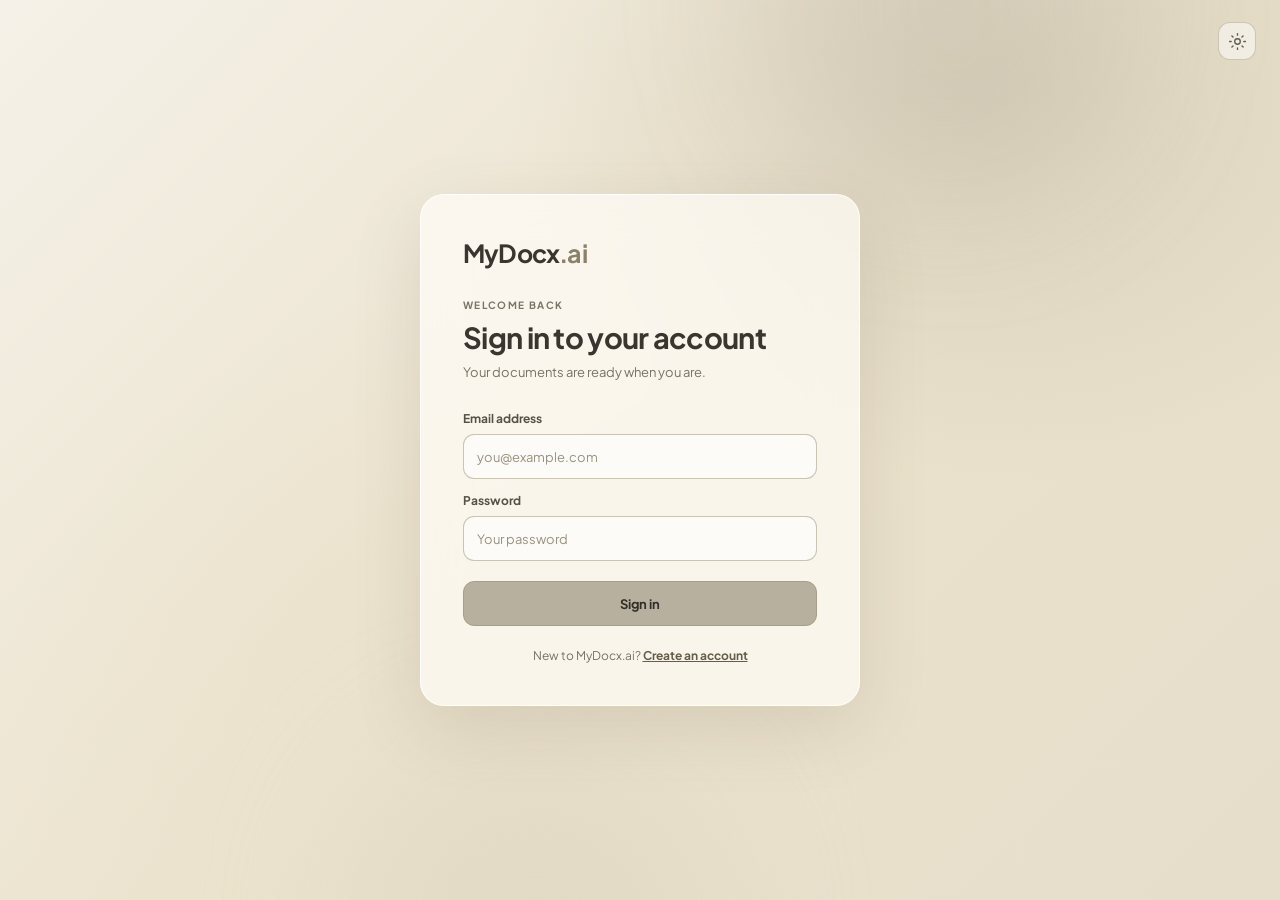
<file: static/login.html>
<!doctype html>
<html lang="en">
<head>
  <meta charset="utf-8">
  <meta name="viewport" content="width=device-width, initial-scale=1">
  <meta name="theme-color" content="#EBE2CC">
  <script>try { if (localStorage.getItem("mydocx-theme") === "dark") document.documentElement.dataset.theme = "dark"; } catch {}</script>
  <title>Sign in - MyDocx.ai</title>
  <link rel="preconnect" href="https://fonts.googleapis.com">
  <link rel="preconnect" href="https://fonts.gstatic.com" crossorigin>
  <link href="https://fonts.googleapis.com/css2?family=Plus+Jakarta+Sans:wght@400;500;600;700;800&display=swap" rel="stylesheet">
  <link href="/static/styles.css?v=3" rel="stylesheet">
  <link href="/static/auth.css?v=2" rel="stylesheet">
</head>
<body class="auth-page">
  <button class="theme-toggle auth-theme-toggle" type="button" aria-label="Switch to dark mode" aria-pressed="false" title="Switch to dark mode">
    <span class="theme-icon-wrap" aria-hidden="true">
      <svg class="theme-icon sun-icon" viewBox="0 0 24 24"><circle cx="12" cy="12" r="3.5"></circle><path d="M12 2v2m0 16v2M4.93 4.93l1.42 1.42m11.3 11.3 1.42 1.42M2 12h2m16 0h2M4.93 19.07l1.42-1.42m11.3-11.3 1.42-1.42"></path></svg>
      <svg class="theme-icon moon-icon" viewBox="0 0 24 24"><path d="M20.2 15.1A8.2 8.2 0 0 1 8.9 3.8 8.5 8.5 0 1 0 20.2 15.1Z"></path><path d="M16.5 3.5v3m-1.5-1.5h3"></path></svg>
    </span>
  </button>
  <main class="auth-card">
    <a class="auth-brand" href="/">MyDocx<span>.ai</span></a>
    <p class="eyebrow">WELCOME BACK</p>
    <h1>Sign in to your account</h1>
    <p class="auth-description">Your documents are ready when you are.</p>
    <form id="auth-form" data-mode="login">
      <label for="email">Email address</label>
      <input id="email" name="email" type="email" autocomplete="email" placeholder="you@example.com" required maxlength="254">
      <label for="password">Password</label>
      <input id="password" name="password" type="password" autocomplete="current-password" placeholder="Your password" required maxlength="128">
      <p id="auth-error" class="auth-error" role="alert" hidden></p>
      <button id="submit-button" class="auth-submit" type="submit">Sign in</button>
    </form>
    <p class="auth-switch">New to MyDocx.ai? <a href="/register">Create an account</a></p>
  </main>
  <script src="/static/theme.js?v=1"></script>
  <script src="/static/auth.js?v=2"></script>
</body>
</html>
</file>
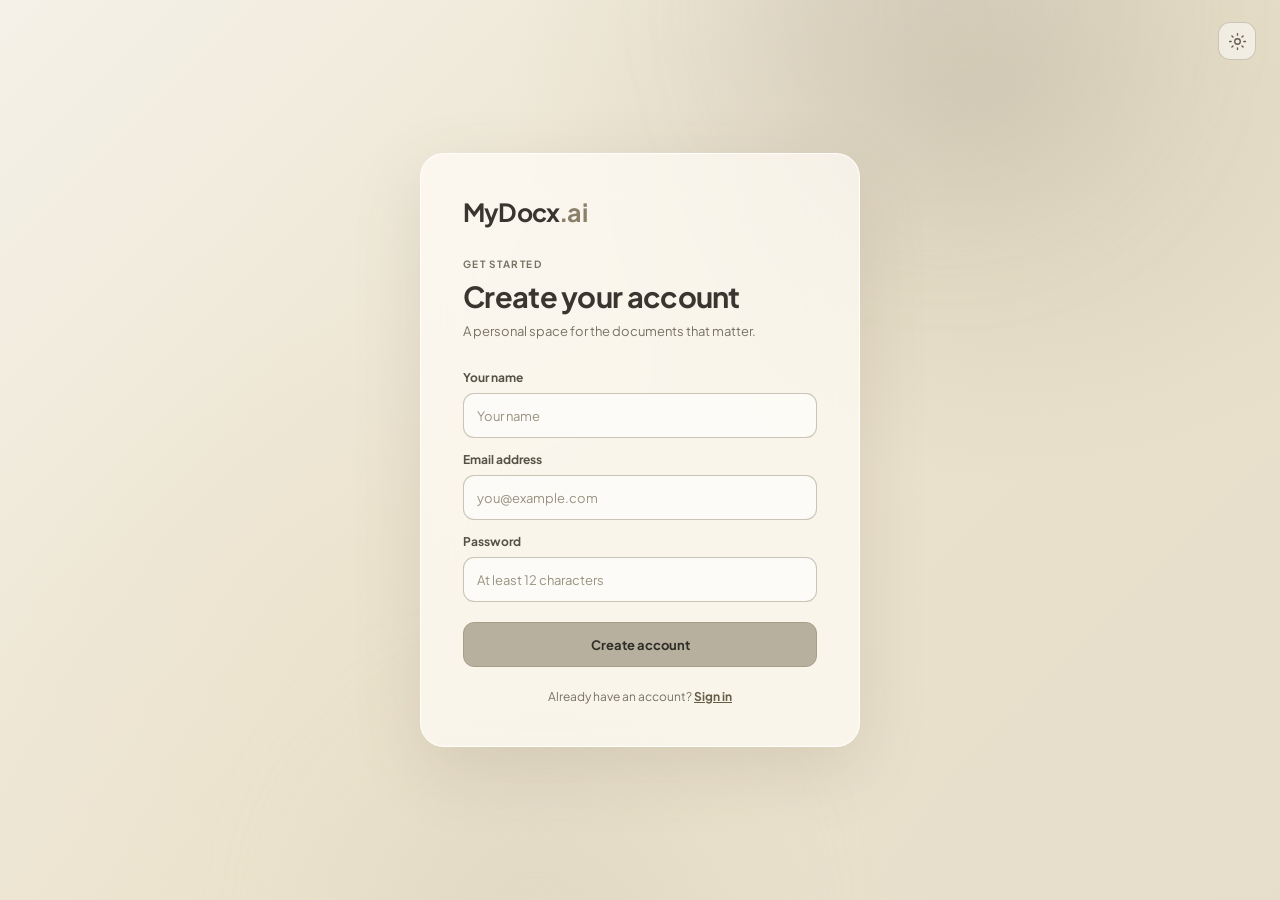
<file: static/register.html>
<!doctype html>
<html lang="en">
<head>
  <meta charset="utf-8">
  <meta name="viewport" content="width=device-width, initial-scale=1">
  <meta name="theme-color" content="#EBE2CC">
  <script>try { if (localStorage.getItem("mydocx-theme") === "dark") document.documentElement.dataset.theme = "dark"; } catch {}</script>
  <title>Create account - MyDocx.ai</title>
  <link rel="preconnect" href="https://fonts.googleapis.com">
  <link rel="preconnect" href="https://fonts.gstatic.com" crossorigin>
  <link href="https://fonts.googleapis.com/css2?family=Plus+Jakarta+Sans:wght@400;500;600;700;800&display=swap" rel="stylesheet">
  <link href="/static/styles.css?v=3" rel="stylesheet">
  <link href="/static/auth.css?v=2" rel="stylesheet">
</head>
<body class="auth-page">
  <button class="theme-toggle auth-theme-toggle" type="button" aria-label="Switch to dark mode" aria-pressed="false" title="Switch to dark mode">
    <span class="theme-icon-wrap" aria-hidden="true">
      <svg class="theme-icon sun-icon" viewBox="0 0 24 24"><circle cx="12" cy="12" r="3.5"></circle><path d="M12 2v2m0 16v2M4.93 4.93l1.42 1.42m11.3 11.3 1.42 1.42M2 12h2m16 0h2M4.93 19.07l1.42-1.42m11.3-11.3 1.42-1.42"></path></svg>
      <svg class="theme-icon moon-icon" viewBox="0 0 24 24"><path d="M20.2 15.1A8.2 8.2 0 0 1 8.9 3.8 8.5 8.5 0 1 0 20.2 15.1Z"></path><path d="M16.5 3.5v3m-1.5-1.5h3"></path></svg>
    </span>
  </button>
  <main class="auth-card">
    <a class="auth-brand" href="/">MyDocx<span>.ai</span></a>
    <p class="eyebrow">GET STARTED</p>
    <h1>Create your account</h1>
    <p class="auth-description">A personal space for the documents that matter.</p>
    <form id="auth-form" data-mode="register">
      <label for="display-name">Your name</label>
      <input id="display-name" name="display_name" type="text" autocomplete="name" placeholder="Your name" required minlength="2" maxlength="100">
      <label for="email">Email address</label>
      <input id="email" name="email" type="email" autocomplete="email" placeholder="you@example.com" required maxlength="254">
      <label for="password">Password</label>
      <input id="password" name="password" type="password" autocomplete="new-password" placeholder="At least 12 characters" required minlength="12" maxlength="128">
      <p id="auth-error" class="auth-error" role="alert" hidden></p>
      <button id="submit-button" class="auth-submit" type="submit">Create account</button>
    </form>
    <p class="auth-switch">Already have an account? <a href="/login">Sign in</a></p>
  </main>
  <script src="/static/theme.js?v=1"></script>
  <script src="/static/auth.js?v=2"></script>
</body>
</html>
</file>
<file: static/styles.css>
@import url('https://fonts.googleapis.com/css2?family=Plus+Jakarta+Sans:wght@400;500;600;700;800&display=swap');

:root {
  color-scheme: light;
  --bs-body-font-family: 'Plus Jakarta Sans', sans-serif;
  --bs-font-sans-serif: 'Plus Jakarta Sans', sans-serif;
  --font-sans: 'Plus Jakarta Sans', sans-serif;
  --ivory: #EBE2CC;
  --sand: #DED6C1;
  --stone: #CFC6B1;
  --taupe: #B7B09E;
  --ink: #38362f;
  --muted: #777365;
  --glass: rgb(255 253 247 / 58%);
  --glass-strong: rgb(255 253 247 / 78%);
  --glass-line: rgb(255 255 255 / 76%);
  --shadow: 0 20px 60px rgb(91 79 55 / 12%);
  --theme-accent: #827963;
  --theme-accent-strong: #716953;
  --theme-code-bg: #f1eee6;
  --theme-code-border: #d9d2c2;
  --theme-code-ink: #38362f;
}

html[data-theme="dark"] {
  color-scheme: dark;
  --ivory: #171d29;
  --sand: #262e3b;
  --stone: #343d4c;
  --taupe: #8c8b83;
  --ink: #ece9e2;
  --muted: #a7adba;
  --glass: rgb(28 35 47 / 78%);
  --glass-strong: rgb(32 40 53 / 92%);
  --glass-line: rgb(235 231 219 / 13%);
  --shadow: 0 20px 60px rgb(0 0 0 / 24%);
  --theme-accent: #c3b38d;
  --theme-accent-strong: #dfcda4;
  --theme-code-bg: #171e29;
  --theme-code-border: #3b4555;
  --theme-code-ink: #e7e4dc;
}

*, *::before, *::after { box-sizing: border-box; font-family: 'Plus Jakarta Sans', sans-serif; }
body {
  min-height: 100vh;
  margin: 0;
  overflow-x: hidden;
  background:
    radial-gradient(ellipse at 77% 10%, rgb(207 198 177 / 64%), transparent 34%),
    radial-gradient(ellipse at 37% 80%, rgb(235 226 204 / 90%), transparent 42%),
    linear-gradient(135deg, #f5f1e8, var(--ivory) 54%, #e6decb);
  color: var(--ink);
  font-family: 'Plus Jakarta Sans', sans-serif;
}
body::before, body::after {
  position: fixed;
  z-index: -1;
  width: 360px;
  height: 360px;
  border-radius: 50%;
  background: rgb(183 176 158 / 24%);
  content: "";
  filter: blur(70px);
  pointer-events: none;
}
body::before { top: -170px; right: 12%; }
body::after { bottom: -210px; left: 28%; background: rgb(222 214 193 / 60%); }
html[data-theme="dark"] body:not(.home-page) {
  background:
    radial-gradient(ellipse at 77% 10%, rgb(68 77 91 / 32%), transparent 34%),
    radial-gradient(ellipse at 37% 80%, rgb(35 44 59 / 65%), transparent 42%),
    linear-gradient(135deg, #111722, #171d29 54%, #10151e);
  color: var(--ink);
  transition: background .3s ease, color .3s ease;
}
html[data-theme="dark"] body::before,
html[data-theme="dark"] body::after { background: rgb(87 98 117 / 13%); }
button, input, textarea, select { font-family: 'Plus Jakarta Sans', sans-serif; font: inherit; }
.theme-toggle { display: grid; width: 38px; height: 38px; flex: 0 0 auto; place-items: center; padding: 0; border: 1px solid rgb(183 176 158 / 65%); border-radius: 12px; background: rgb(255 255 255 / 52%); color: #615c4e; cursor: pointer; transition: transform .25s, background .25s, border-color .25s, color .25s; }
.theme-toggle:hover { transform: translateY(-2px) rotate(-6deg); background: rgb(255 255 255 / 88%); }
.theme-toggle:focus-visible { outline: 2px solid #a79e89; outline-offset: 3px; }
.theme-icon-wrap { position: relative; display: grid; width: 20px; height: 20px; place-items: center; }
.theme-icon { position: absolute; width: 19px; height: 19px; fill: none; stroke: currentColor; stroke-linecap: round; stroke-linejoin: round; stroke-width: 1.7; transition: opacity .25s, transform .35s; }
.moon-icon { transform: rotate(-35deg) scale(.65); opacity: 0; }
html[data-theme="dark"] .sun-icon { transform: rotate(35deg) scale(.65); opacity: 0; }
html[data-theme="dark"] .moon-icon { transform: rotate(0) scale(1); opacity: 1; }
.app-shell { display: flex; min-height: 100vh; }
.sidebar {
  position: fixed;
  inset: 16px auto 16px 16px;
  z-index: 2;
  display: flex;
  width: 292px;
  flex-direction: column;
  padding: 26px 21px 18px;
  border: 1px solid var(--glass-line);
  border-radius: 24px;
  background: rgb(255 253 247 / 53%);
  box-shadow: var(--shadow);
  backdrop-filter: blur(24px);
  -webkit-backdrop-filter: blur(24px);
}
.brand {
  display: flex;
  align-items: center;
  gap: 11px;
  color: var(--ink);
  font-family: 'Plus Jakarta Sans', sans-serif;
  font-size: 28px;
  font-weight: 700;
  letter-spacing: -.8px;
  text-decoration: none;
}
.brand-accent { color: #8b8069; }
.sidebar-caption, .documents-heading, .eyebrow {
  color: #777365;
  font-size: 10px;
  font-weight: 700;
  letter-spacing: 1.35px;
}
.sidebar-caption { margin: 0 0 12px; }
.chats-heading { display: flex; align-items: center; justify-content: space-between; margin: 0 2px 9px; color: #777365; font-size: 10px; font-weight: 700; letter-spacing: 1.35px; }
.new-chat-button { padding: 5px 8px; border: 1px solid rgb(183 176 158 / 70%); border-radius: 8px; background: rgb(255 255 255 / 55%); color: #625d50; font-size: 10px; letter-spacing: 0; text-decoration: none; cursor: pointer; }
.new-chat-button:hover { background: rgb(255 255 255 / 85%); }
.chat-list { overflow-y: auto; min-height: 50px; max-height: 44vh; }
.chat-history-item { display: block; width: 100%; margin-bottom: 4px; padding: 8px 9px; border: 1px solid transparent; border-radius: 10px; background: transparent; color: #454238; text-align: left; cursor: pointer; }
.chat-history-item:hover, .chat-history-item.active { border-color: rgb(183 176 158 / 45%); background: rgb(255 255 255 / 55%); }
.chat-history-title { overflow: hidden; font-size: 11px; font-weight: 700; text-overflow: ellipsis; white-space: nowrap; }
.chat-history-description { overflow: hidden; margin-top: 3px; color: #817b6c; font-size: 10px; text-overflow: ellipsis; white-space: nowrap; }
.documents-heading { display: flex; align-items: center; justify-content: space-between; margin: 27px 2px 12px; }
.count-badge { min-width: 22px; padding: 3px 7px; border: 1px solid rgb(255 255 255 / 80%); border-radius: 8px; background: rgb(222 214 193 / 66%); color: #555144; text-align: center; }
.document-list { overflow-y: auto; max-height: 35vh; }
.document-item { display: flex; align-items: center; gap: 10px; padding: 10px 8px; border-radius: 11px; transition: background .2s; }
.document-item:hover { background: rgb(255 255 255 / 48%); }
.file-icon { display: grid; flex: 0 0 32px; height: 35px; place-items: center; border: 1px solid rgb(183 176 158 / 75%); border-radius: 9px; background: rgb(235 226 204 / 60%); color: #635d50; font-size: 9px; font-weight: 700; }
.document-info { min-width: 0; flex: 1; }
.document-name { display: block; width: 100%; overflow: hidden; padding: 0; border: 0; background: transparent; color: #454238; font-size: 11px; font-weight: 600; text-align: left; text-overflow: ellipsis; white-space: nowrap; cursor: pointer; }
.document-name:hover { text-decoration: underline; }
.document-meta { margin-top: 3px; color: #817b6c; font-size: 10px; }
.delete-document { border: 0; background: transparent; color: #746d5e; opacity: 0; }
.document-item:hover .delete-document, .delete-document:focus { opacity: 1; }
.start-document-chat { padding: 4px 7px; border: 1px solid rgb(183 176 158 / 60%); border-radius: 7px; background: rgb(255 255 255 / 52%); color: #625d50; font-size: 9px; cursor: pointer; }
.start-document-chat:hover { background: rgb(255 255 255 / 85%); }
.empty-documents { padding: 2px; color: #817b6c; font-size: 11px; line-height: 1.6; }
.main-panel { display: flex; flex: 1; flex-direction: column; min-width: 0; min-height: 100vh; margin-left: 324px; padding: 16px 16px 16px 0; }
.topbar {
  display: flex;
  min-height: 82px;
  align-items: center;
  justify-content: space-between;
  padding: 17px 5%;
  border: 1px solid var(--glass-line);
  border-radius: 21px;
  background: var(--glass);
  box-shadow: 0 10px 35px rgb(91 79 55 / 7%);
  backdrop-filter: blur(20px);
  -webkit-backdrop-filter: blur(20px);
}
.topbar h1 { margin: 0; font-family: 'Plus Jakarta Sans', sans-serif; font-size: 26px; font-weight: 700; letter-spacing: -.4px; }
.topbar-tagline { margin: 2px 0 0; color: #777365; font-size: 11px; line-height: 1.4; }
.account-actions { display: flex; align-items: center; gap: 12px; }
.account-name { max-width: 180px; overflow: hidden; color: #625d50; font-size: 12px; text-overflow: ellipsis; white-space: nowrap; }
.logout-button { padding: 8px 12px; border: 1px solid rgb(183 176 158 / 70%); border-radius: 10px; background: rgb(255 255 255 / 50%); color: #625d50; font-size: 11px; cursor: pointer; }
.logout-button:hover { background: rgb(255 255 255 / 80%); }
.logout-button:disabled { cursor: wait; opacity: .6; }
.topbar-badge { display: flex; align-items: center; gap: 8px; padding: 8px 11px; border: 1px solid rgb(183 176 158 / 62%); border-radius: 20px; background: rgb(255 255 255 / 45%); color: #625d50; font-size: 11px; }
.chat-area { position: relative; display: flex; min-height: 0; flex: 1; flex-direction: column; gap: 20px; overflow-y: auto; margin-top: 14px; padding: 34px 8% 24px; border: 1px solid var(--glass-line); border-radius: 22px; background: rgb(255 253 247 / 30%); }
.chat-list, .document-list, .chat-area, .markdown-code-block, .markdown-table-wrap, .document-preview pre {
  scrollbar-color: #b7b09e transparent;
  scrollbar-width: thin;
}
.chat-list::-webkit-scrollbar, .document-list::-webkit-scrollbar, .chat-area::-webkit-scrollbar,
.markdown-code-block::-webkit-scrollbar, .markdown-table-wrap::-webkit-scrollbar,
.document-preview pre::-webkit-scrollbar { width: 9px; height: 9px; }
.chat-list::-webkit-scrollbar-track, .document-list::-webkit-scrollbar-track, .chat-area::-webkit-scrollbar-track,
.markdown-code-block::-webkit-scrollbar-track, .markdown-table-wrap::-webkit-scrollbar-track,
.document-preview pre::-webkit-scrollbar-track { border-radius: 10px; background: transparent; }
.chat-list::-webkit-scrollbar-thumb, .document-list::-webkit-scrollbar-thumb, .chat-area::-webkit-scrollbar-thumb,
.markdown-code-block::-webkit-scrollbar-thumb, .markdown-table-wrap::-webkit-scrollbar-thumb,
.document-preview pre::-webkit-scrollbar-thumb {
  border: 2px solid transparent;
  border-radius: 10px;
  background: #b7b09e;
  background-clip: padding-box;
}
.chat-list::-webkit-scrollbar-thumb:hover, .document-list::-webkit-scrollbar-thumb:hover,
.chat-area::-webkit-scrollbar-thumb:hover, .markdown-code-block::-webkit-scrollbar-thumb:hover,
.markdown-table-wrap::-webkit-scrollbar-thumb:hover, .document-preview pre::-webkit-scrollbar-thumb:hover {
  background: #827963;
  background-clip: padding-box;
}
.chat-area.is-processing #welcome { visibility: hidden; }
.welcome { width: min(580px, 100%); margin: auto; text-align: center; }
.welcome .eyebrow { margin-bottom: 9px; }
.welcome h2 { margin: 0; font-family: 'Plus Jakarta Sans', sans-serif; font-size: clamp(28px, 4vw, 38px); font-weight: 700; letter-spacing: -1px; }
.welcome-description { max-width: 440px; margin: 12px auto 24px; color: #716c5f; font-size: 13px; line-height: 1.7; }
.suggestions { display: flex; flex-wrap: wrap; justify-content: center; gap: 9px; }
.suggestion { display: flex; align-items: center; gap: 7px; padding: 9px 12px; border: 1px solid rgb(183 176 158 / 75%); border-radius: 11px; background: rgb(255 255 255 / 48%); color: #716953; font-size: 11px; transition: transform .2s, background .2s; }
.suggestion span { color: #504c41; }
.suggestion:hover { transform: translateY(-2px); border-color: #a79e89; background: rgb(255 255 255 / 78%); }
.message-row { display: flex; gap: 11px; max-width: 800px; align-self: flex-start; }
.message-row.user { align-self: flex-end; flex-direction: row-reverse; }
.message-avatar { display: grid; flex: 0 0 31px; height: 31px; place-items: center; border: 1px solid rgb(255 255 255 / 88%); border-radius: 11px; background: rgb(255 255 255 / 65%); color: #6a6353; box-shadow: 0 5px 14px rgb(91 79 55 / 8%); font-size: 10px; font-weight: 700; }
.assistant-avatar-icon { display: block; width: 18px; height: 18px; fill: currentColor; }
.user .message-avatar { background: rgb(207 198 177 / 75%); color: #494437; }
.message-content { max-width: min(650px, calc(100vw - 390px)); }
.message-label { margin: 1px 0 6px; color: #777365; font-size: 10px; }
.message-bubble { padding: 12px 15px; border: 1px solid rgb(255 255 255 / 85%); border-radius: 4px 15px 15px; background: rgb(255 253 247 / 75%); box-shadow: 0 8px 24px rgb(91 79 55 / 7%); color: #454238; font-size: 13px; line-height: 1.7; overflow-wrap: anywhere; backdrop-filter: blur(14px); -webkit-backdrop-filter: blur(14px); }
.message-bubble > :first-child { margin-top: 0; }
.message-bubble > :last-child { margin-bottom: 0; }
.message-bubble p { margin: 0 0 11px; }
.message-bubble h1, .message-bubble h2, .message-bubble h3,
.message-bubble h4, .message-bubble h5, .message-bubble h6 { margin: 17px 0 8px; color: #39372f; font-weight: 700; line-height: 1.4; }
.message-bubble h1 { padding-bottom: 7px; border-bottom: 1px solid rgb(183 176 158 / 45%); font-size: 1.35em; }
.message-bubble h2 { padding-bottom: 5px; border-bottom: 1px solid rgb(183 176 158 / 35%); font-size: 1.2em; }
.message-bubble h3 { font-size: 1.1em; }
.message-bubble h4, .message-bubble h5, .message-bubble h6 { font-size: 1em; }
.message-bubble ul, .message-bubble ol { margin: 5px 0 13px; padding-left: 25px; }
.message-bubble li { padding-left: 2px; }
.message-bubble li + li { margin-top: 5px; }
.message-bubble li > ul, .message-bubble li > ol { margin-bottom: 4px; }
.message-bubble blockquote { margin: 10px 0 13px; padding: 9px 13px; border-left: 3px solid var(--theme-accent); border-radius: 0 9px 9px 0; background: rgb(222 214 193 / 27%); color: #625d50; }
.message-bubble blockquote > :last-child { margin-bottom: 0; }
.message-bubble hr { margin: 14px 0; border: 0; border-top: 1px solid rgb(183 176 158 / 65%); }
.markdown-inline-code { padding: 2px 5px; border: 1px solid var(--theme-code-border); border-radius: 5px; background: var(--theme-code-bg); color: var(--theme-code-ink); font-family: Consolas, "Cascadia Code", monospace; font-size: .9em; overflow-wrap: anywhere; }
.markdown-code-block { position: relative; max-width: 100%; overflow: auto; margin: 11px 0 14px; padding: 14px 15px; border: 1px solid var(--theme-code-border); border-radius: 10px; background: var(--theme-code-bg); color: var(--theme-code-ink); line-height: 1.55; tab-size: 4; }
.markdown-code-block code { display: block; min-width: max-content; font-family: Consolas, "Cascadia Code", monospace; font-size: 12px; white-space: pre; }
.markdown-code-block code[data-language]::before { display: block; margin-bottom: 8px; color: #777365; content: attr(data-language); font-family: 'Plus Jakarta Sans', sans-serif; font-size: 9px; font-weight: 700; letter-spacing: .08em; text-transform: uppercase; }
.markdown-table-wrap { max-width: 100%; overflow-x: auto; margin: 10px 0 14px; border: 1px solid rgb(183 176 158 / 54%); border-radius: 9px; }
.markdown-table { width: 100%; border-collapse: collapse; font-size: .92em; }
.markdown-table th, .markdown-table td { min-width: 92px; padding: 8px 10px; border-right: 1px solid rgb(183 176 158 / 35%); border-bottom: 1px solid rgb(183 176 158 / 35%); text-align: left; vertical-align: top; }
.markdown-table th { background: rgb(222 214 193 / 45%); color: #454238; font-weight: 700; }
.markdown-table tr:last-child td { border-bottom: 0; }
.markdown-table th:last-child, .markdown-table td:last-child { border-right: 0; }
.markdown-task-item { list-style: none; }
.markdown-task-item input { margin: 0 7px 0 -19px; accent-color: var(--theme-accent); vertical-align: baseline; }
.message-bubble a { color: var(--theme-accent-strong); text-decoration-thickness: 1px; text-underline-offset: 2px; }
.message-bubble a:hover { color: #514b3e; }
.message-bubble del { color: #777365; }
.user .message-bubble { border-color: rgb(183 176 158 / 56%); border-radius: 15px 4px 15px 15px; background: rgb(222 214 193 / 75%); }
.sources { margin-top: 9px; }
.sources summary { color: #716953; cursor: pointer; font-size: 11px; font-weight: 600; }
.source-card { margin-top: 8px; padding: 10px 12px; border: 1px solid rgb(255 255 255 / 84%); border-left: 3px solid #b7b09e; border-radius: 0 10px 10px 0; background: rgb(255 255 255 / 57%); color: #625d50; font-size: 11px; line-height: 1.6; white-space: pre-wrap; }
.source-title { margin-bottom: 4px; color: #454238; font-weight: 700; }
.composer-wrap { padding: 12px 8% 14px; }
.composer { display: flex; flex-direction: column; gap: 8px; max-width: 850px; margin: 0 auto; padding: 10px 10px 10px 12px; border: 1px solid rgb(255 255 255 / 90%); border-radius: 16px; background: rgb(255 253 247 / 73%); box-shadow: 0 12px 35px rgb(91 79 55 / 11%); backdrop-filter: blur(20px); -webkit-backdrop-filter: blur(20px); }
.composer:focus-within { border-color: #a79e89; box-shadow: 0 12px 35px rgb(91 79 55 / 15%), 0 0 0 3px rgb(183 176 158 / 20%); }
.composer-input-row { display: flex; align-items: center; gap: 12px; }
.composer textarea { flex: 1; min-width: 0; min-height: 36px; max-height: 140px; align-self: center; margin: 0; padding: 8px 0; resize: none; border: 0; outline: 0; background: transparent; color: var(--ink); font-size: 13px; line-height: 20px; }
.composer textarea::placeholder { color: #898372; }
.attach-button { display: grid; flex: 0 0 36px; height: 36px; place-items: center; border: 1px solid rgb(183 176 158 / 75%); border-radius: 11px; background: rgb(235 226 204 / 62%); color: #575143; font-size: 24px; font-weight: 400; line-height: 1; transition: transform .2s, background .2s; }
.attach-button:hover { transform: translateY(-1px); background: rgb(222 214 193 / 85%); }
.attach-button:focus-visible, .send-button:focus-visible, .remove-attachment:focus-visible { outline: 2px solid #827963; outline-offset: 2px; }
.send-button { display: grid; flex: 0 0 36px; height: 36px; place-items: center; border: 1px solid #827963; border-radius: 11px; background: #827963; color: #fffdf7; transition: transform .2s, background .2s, box-shadow .2s; }
.send-button:hover { transform: translateY(-1px); background: #716953; box-shadow: 0 5px 12px rgb(91 79 55 / 18%); }
.send-button:disabled { cursor: wait; opacity: .75; }
.send-icon { width: 18px; height: 18px; fill: none; stroke: currentColor; stroke-linecap: round; stroke-linejoin: round; stroke-width: 1.8; transition: transform .2s; }
.send-button:hover .send-icon { transform: translate(2px, -2px) rotate(-5deg); }
.send-button:active .send-icon { transform: translate(3px, -3px) scale(.9); }
.send-button:disabled .send-icon { animation: plane-in-flight 1s ease-in-out infinite; }
@keyframes plane-in-flight {
  0%, 100% { transform: translate(0, 0) rotate(0); }
  50% { transform: translate(2px, -3px) rotate(-8deg); }
}
.pending-attachments { display: none; flex-wrap: wrap; gap: 7px; }
.pending-attachments.has-attachments { display: flex; padding: 2px 0 3px; }
.attachment-chip { display: flex; min-width: 0; max-width: min(250px, 100%); align-items: center; gap: 7px; padding: 5px 7px; border: 1px solid rgb(183 176 158 / 60%); border-radius: 10px; background: rgb(235 226 204 / 58%); color: #514c40; }
.attachment-file-icon { display: grid; flex: 0 0 24px; height: 26px; place-items: center; border-radius: 7px; background: rgb(255 255 255 / 65%); color: #716953; font-size: 8px; font-weight: 700; }
.attachment-name { overflow: hidden; font-size: 10px; text-overflow: ellipsis; white-space: nowrap; }
.remove-attachment { display: grid; flex: 0 0 20px; height: 20px; place-items: center; padding: 0; border: 0; border-radius: 6px; background: transparent; color: #706858; font-size: 16px; line-height: 1; }
.remove-attachment:hover { background: rgb(183 176 158 / 36%); }
.composer-hint { margin: 8px 0 0; color: #777365; text-align: center; font-size: 10px; }
.toast-region { position: fixed; z-index: 5; right: 20px; bottom: 20px; display: grid; gap: 8px; }
.toast-message { max-width: min(400px, calc(100vw - 32px)); padding: 12px 16px; border: 1px solid #c9a69e; border-radius: 12px; background: rgb(250 237 231 / 91%); color: #633e36; box-shadow: var(--shadow); font-size: 12px; backdrop-filter: blur(14px); }
.typing { color: #777365; }
.processing-status { position: absolute; z-index: 1; top: 50%; left: 50%; display: flex; width: min(440px, calc(100% - 32px)); flex-direction: column; align-items: center; gap: 11px; padding: 12px; transform: translate(-50%, -50%); text-align: center; pointer-events: none; }
.processing-status[hidden] { display: none; }
.processing-book { display: grid; width: 128px; height: 96px; flex: 0 0 96px; place-items: center; }
.book { position: relative; width: 8em; height: 6em; padding: .25em; border-radius: .25em; background: var(--theme-accent); box-shadow: 0 .25em .5em rgb(0 0 0 / 20%), 0 0 0 .25em var(--theme-accent-strong) inset; perspective: 37.5em; transform: scale(.78) translateZ(0); transform-style: preserve-3d; animation: book-cover 5s ease-in-out infinite; }
.book__pg-shadow, .book__pg { position: absolute; left: .25em; width: calc(50% - .25em); }
.book__pg-shadow { top: calc(100% - .25em); height: 3.75em; background: linear-gradient(-45deg, transparent 50%, rgb(0 0 0 / 25%) 50%); filter: blur(.25em); transform: scaleY(0); transform-origin: 100% 0; animation: book-shadow 2.4s ease-in-out infinite; }
.book__pg { height: calc(100% - .5em); transform-origin: 100% 50%; backface-visibility: hidden; background-color: #fffefa; background-image: linear-gradient(90deg, transparent 87.5%, var(--theme-code-border)); animation: book-page-turn 2.4s ease-in-out infinite; }
.book__pg--2, .book__pg--3, .book__pg--4 { background-image: repeating-linear-gradient(var(--theme-code-ink) 0 .125em, transparent .125em .5em), linear-gradient(90deg, transparent 87.5%, var(--theme-code-border)); background-repeat: no-repeat; background-position: center; background-size: 2.5em 4.125em, 100% 100%; }
.book__pg--2 { animation-delay: -.24s; }
.book__pg--3 { animation-delay: -.48s; }
.book__pg--4 { animation-delay: -.72s; }
.book__pg--5 { animation-delay: -.96s; }
@keyframes book-cover {
  0%, 45%, 55%, 100% { background-color: var(--theme-accent); }
  10%, 40%, 60%, 90% { background-color: var(--theme-accent-strong); }
}
@keyframes book-shadow {
  0%, 40% { transform: translateZ(1px) scaleY(0) rotateY(0); }
  50% { transform: translateZ(1px) scaleY(.2) rotateY(90deg); }
  60%, 100% { transform: translateZ(1px) scaleY(0) rotateY(180deg); }
}
@keyframes book-page-turn {
  0%, 8%, 92%, 100% { background-color: #fffefa; transform: translateZ(1px) rotateY(0); }
  42%, 58% { background-color: var(--sand); transform: translateZ(1px) rotateY(179deg); }
}
.processing-copy { min-width: 0; }
.processing-copy h2 { margin: 0; color: var(--ink); font-size: 12px; font-weight: 700; }
.processing-copy p { margin: 2px 0 0; color: #716c5f; font-size: 10px; line-height: 1.5; }
.processing-dots { display: flex; flex: 0 0 auto; align-items: center; gap: 4px; margin-left: 2px; }
.processing-dots span { width: 5px; height: 5px; border-radius: 50%; background: var(--theme-accent); animation: processing-dot 1s ease-in-out infinite; }
.processing-dots span:nth-child(2) { animation-delay: .15s; }
.processing-dots span:nth-child(3) { animation-delay: .3s; }
@keyframes processing-dot { 0%, 60%, 100% { transform: translateY(0); opacity: .45; } 30% { transform: translateY(-4px); opacity: 1; } }
.document-preview-overlay { position: fixed; inset: 0; z-index: 9; display: grid; place-items: center; padding: 18px; background: rgb(56 54 47 / 45%); backdrop-filter: blur(5px); }
.document-preview-overlay[hidden] { display: none; }
.document-preview-overlay .document-preview { display: flex; width: min(1100px, 100%); height: min(900px, 94vh); flex-direction: column; overflow: hidden; border: 1px solid var(--glass-line); border-radius: 18px; background: #f8f5ed; box-shadow: var(--shadow); }
.document-preview-header { display: flex; flex: 0 0 auto; align-items: center; justify-content: space-between; gap: 12px; padding: 14px 18px; border-bottom: 1px solid rgb(183 176 158 / 40%); }
.document-preview-header h2 { overflow: hidden; margin: 0; color: var(--ink); font-size: 15px; text-overflow: ellipsis; white-space: nowrap; }
.document-preview-header p { margin: 3px 0 0; color: var(--muted); font-size: 10px; }
.document-preview-actions { display: flex; flex: 0 0 auto; gap: 7px; }
.document-preview-actions [hidden] { display: none; }
.document-preview-note { flex: 0 0 auto; margin: 0; padding: 9px 16px; background: rgb(222 214 193 / 40%); color: #625d50; font-size: 11px; }
.document-preview iframe { width: 100%; min-height: 0; flex: 1; border: 0; background: white; }
.document-preview img { max-width: 100%; min-height: 0; flex: 1; align-self: center; object-fit: contain; }
.document-preview pre { min-height: 0; flex: 1; overflow: auto; margin: 0; padding: 20px; color: #38362f; font: 13px/1.7 Consolas, monospace; white-space: pre-wrap; overflow-wrap: anywhere; }
.document-preview iframe[hidden], .document-preview img[hidden], .document-preview pre[hidden] { display: none; }

html[data-theme="dark"] .sidebar,
html[data-theme="dark"] .topbar,
html[data-theme="dark"] .chat-area,
html[data-theme="dark"] .document-preview-overlay .document-preview,
html[data-theme="dark"] .auth-card { border-color: var(--glass-line); background-color: var(--glass); color: var(--ink); }
html[data-theme="dark"] .topbar,
html[data-theme="dark"] .chat-area,
html[data-theme="dark"] .sidebar,
html[data-theme="dark"] .auth-card { box-shadow: var(--shadow); }
html[data-theme="dark"] .brand,
html[data-theme="dark"] .topbar h1,
html[data-theme="dark"] .welcome h2,
html[data-theme="dark"] .chat-history-item,
html[data-theme="dark"] .document-name,
html[data-theme="dark"] .suggestion span,
html[data-theme="dark"] .message-bubble,
html[data-theme="dark"] .message-bubble h1,
html[data-theme="dark"] .message-bubble h2,
html[data-theme="dark"] .message-bubble h3,
html[data-theme="dark"] .message-bubble h4,
html[data-theme="dark"] .message-bubble h5,
html[data-theme="dark"] .message-bubble h6,
html[data-theme="dark"] .source-title,
html[data-theme="dark"] .auth-card h1 { color: var(--ink); }
html[data-theme="dark"] .brand-accent,
html[data-theme="dark"] .sidebar-caption,
html[data-theme="dark"] .documents-heading,
html[data-theme="dark"] .eyebrow,
html[data-theme="dark"] .chats-heading,
html[data-theme="dark"] .topbar-tagline,
html[data-theme="dark"] .account-name,
html[data-theme="dark"] .message-label,
html[data-theme="dark"] .typing,
html[data-theme="dark"] .composer-hint,
html[data-theme="dark"] .document-meta,
html[data-theme="dark"] .empty-documents,
html[data-theme="dark"] .welcome-description,
html[data-theme="dark"] .processing-copy p { color: var(--muted); }
html[data-theme="dark"] .new-chat-button,
html[data-theme="dark"] .logout-button,
html[data-theme="dark"] .topbar-badge,
html[data-theme="dark"] .count-badge,
html[data-theme="dark"] .suggestion,
html[data-theme="dark"] .file-icon,
html[data-theme="dark"] .start-document-chat,
html[data-theme="dark"] .message-avatar,
html[data-theme="dark"] .attachment-chip,
html[data-theme="dark"] .attachment-file-icon,
html[data-theme="dark"] .attach-button,
html[data-theme="dark"] .document-preview-actions .new-chat-button,
html[data-theme="dark"] .theme-toggle {
  border-color: rgb(235 231 219 / 17%);
  background: rgb(255 255 255 / 6%);
  color: #e3dfd4;
}
html[data-theme="dark"] .new-chat-button:hover,
html[data-theme="dark"] .logout-button:hover,
html[data-theme="dark"] .start-document-chat:hover,
html[data-theme="dark"] .suggestion:hover,
html[data-theme="dark"] .theme-toggle:hover { background: rgb(255 255 255 / 12%); }
html[data-theme="dark"] .chat-history-item:hover,
html[data-theme="dark"] .chat-history-item.active,
html[data-theme="dark"] .document-item:hover { border-color: rgb(235 231 219 / 12%); background: rgb(255 255 255 / 6%); }
html[data-theme="dark"] .chat-history-description,
html[data-theme="dark"] .document-preview-header p,
html[data-theme="dark"] .document-preview-note,
html[data-theme="dark"] .composer-hint,
html[data-theme="dark"] .message-bubble del { color: #a7adba; }
html[data-theme="dark"] .chat-history-description { color: #9da5b3; }
html[data-theme="dark"] .message-bubble,
html[data-theme="dark"] .composer,
html[data-theme="dark"] .source-card,
html[data-theme="dark"] .attachment-chip,
html[data-theme="dark"] .document-preview-header,
html[data-theme="dark"] .document-preview-note {
  border-color: rgb(235 231 219 / 14%);
  background: rgb(31 39 52 / 86%);
  color: #e4e1d9;
}
html[data-theme="dark"] .user .message-bubble { border-color: rgb(195 179 141 / 30%); background: rgb(99 91 72 / 42%); color: #f0ede5; }
html[data-theme="dark"] .message-bubble blockquote { background: rgb(255 255 255 / 6%); color: #d2d0cb; }
html[data-theme="dark"] .message-bubble a,
html[data-theme="dark"] .sources summary,
html[data-theme="dark"] .message-bubble a:hover { color: #d9c99f; }
html[data-theme="dark"] .markdown-table-wrap,
html[data-theme="dark"] .markdown-table th,
html[data-theme="dark"] .markdown-table td,
html[data-theme="dark"] .source-card { border-color: rgb(235 231 219 / 15%); }
html[data-theme="dark"] .markdown-table th { background: rgb(255 255 255 / 7%); color: #ece9e2; }
html[data-theme="dark"] .composer { box-shadow: 0 12px 35px rgb(0 0 0 / 22%); }
html[data-theme="dark"] .composer:focus-within { border-color: #a79e89; }
html[data-theme="dark"] .composer textarea::placeholder { color: #a0a6b1; }
html[data-theme="dark"] .send-button { border-color: #b4a783; background: #b4a783; color: #181b22; }
html[data-theme="dark"] .send-button:hover { background: #c5b895; }
html[data-theme="dark"] .document-preview-overlay { background: rgb(3 6 12 / 72%); }
html[data-theme="dark"] .document-preview-header { border-color: rgb(235 231 219 / 14%); }
html[data-theme="dark"] .document-preview-note { background: rgb(255 255 255 / 5%); }
html[data-theme="dark"] .document-preview pre { color: #e7e4dc; }
html[data-theme="dark"] .document-preview iframe { background: #171d29; }
html[data-theme="dark"] .toast-message { border-color: #754d49; background: rgb(67 40 39 / 95%); color: #ffe3dc; }
html[data-theme="dark"] .processing-copy h2 { color: #ece9e2; }

@media (max-width: 760px) {
  .sidebar { position: relative; inset: auto; width: auto; min-height: auto; margin: 10px 10px 0; padding: 15px; border-radius: 19px; }
  .app-shell { flex-direction: column; }
  .brand { font-size: 19px; }
  .sidebar-caption { display: none; }
  .chat-list { display: flex; gap: 4px; max-height: 88px; padding-bottom: 4px; }
  .chat-history-item { min-width: 150px; max-width: 220px; margin: 0; }
  .documents-heading { margin: 18px 2px 8px; }
  .document-list { display: flex; gap: 4px; max-height: 70px; }
  .document-item { min-width: 190px; padding: 5px; }
  .delete-document { opacity: 1; }
  .empty-documents { margin: 0; }
  .main-panel { min-height: 65vh; margin: 0; padding: 10px; }
  .topbar { min-height: 70px; padding: 13px 16px; }
  .topbar h1 { font-size: 17px; }
  .account-actions { gap: 7px; }
  .account-name { max-width: 95px; font-size: 10px; }
  .logout-button { padding: 7px 9px; }
  .chat-area { min-height: 340px; padding: 25px 15px 15px; }
  .message-content { max-width: calc(100vw - 92px); }
  .composer-wrap { padding: 10px 4px 8px; }
  .document-preview-overlay { padding: 8px; }
  .document-preview { height: 96vh; }
  .document-preview-header { align-items: flex-start; padding: 12px; }
  .document-preview-header h2 { max-width: 44vw; }
  .document-preview-actions { flex-direction: column; }
  .processing-status { gap: 9px; }
  .processing-book { width: 128px; flex-basis: 96px; }
  .processing-copy h2 { font-size: 12px; }
  .processing-copy p { font-size: 10px; }
}

@media (prefers-reduced-motion: reduce) {
  *, *::before, *::after { scroll-behavior: auto !important; transition-duration: .01ms !important; animation: none !important; }
  .book__pg { transform: rotateY(0) !important; }
  .book__pg-shadow { display: none; }
}
</file>
<file: static/auth.css>
.auth-page {
  display: grid;
  min-height: 100vh;
  place-items: center;
  padding: 24px;
}
.auth-card {
  width: min(440px, 100%);
  padding: clamp(26px, 6vw, 42px);
  border: 1px solid rgb(255 255 255 / 82%);
  border-radius: 24px;
  background: rgb(255 253 247 / 72%);
  box-shadow: 0 22px 70px rgb(91 79 55 / 14%);
  backdrop-filter: blur(22px);
  -webkit-backdrop-filter: blur(22px);
}
.auth-brand {
  display: inline-flex;
  align-items: center;
  margin-bottom: 30px;
  color: var(--ink);
  font-size: 25px;
  font-weight: 700;
  letter-spacing: -.8px;
  text-decoration: none;
}
.auth-brand span { color: #8b8069; }
.auth-card .eyebrow { margin: 0 0 8px; }
.auth-card h1 { margin: 0; font-size: clamp(23px, 5vw, 29px); font-weight: 700; letter-spacing: -.7px; }
.auth-description { margin: 9px 0 25px; color: var(--muted); font-size: 13px; }
.auth-card form { display: grid; gap: 8px; }
.auth-card label { margin-top: 6px; color: #555144; font-size: 12px; font-weight: 700; }
.auth-card input {
  width: 100%;
  min-height: 45px;
  padding: 10px 13px;
  border: 1px solid rgb(183 176 158 / 75%);
  border-radius: 11px;
  outline: none;
  background: rgb(255 255 255 / 60%);
  color: var(--ink);
  font-size: 13px;
}
.auth-card input:focus { border-color: #948a73; box-shadow: 0 0 0 3px rgb(183 176 158 / 20%); }
.auth-card input::placeholder { color: #999280; }
.auth-submit {
  min-height: 45px;
  margin-top: 12px;
  border: 1px solid #a79e89;
  border-radius: 11px;
  background: #b7b09e;
  color: #302e28;
  font-size: 13px;
  font-weight: 700;
  cursor: pointer;
  transition: background .2s, transform .2s;
}
.auth-submit:hover { transform: translateY(-1px); background: #c5bda9; }
.auth-submit:disabled { cursor: wait; opacity: .65; }
.auth-error { margin: 5px 0 0; color: #8a453a; font-size: 12px; }
.auth-switch { margin: 22px 0 0; color: var(--muted); text-align: center; font-size: 12px; }
.auth-switch a { color: #665d49; font-weight: 700; }
.auth-theme-toggle { position: fixed; top: 22px; right: 24px; }
html[data-theme="dark"] .auth-card { border-color: var(--glass-line); background: rgb(28 35 47 / 86%); box-shadow: 0 22px 70px rgb(0 0 0 / 30%); }
html[data-theme="dark"] .auth-brand,
html[data-theme="dark"] .auth-card h1 { color: var(--ink); }
html[data-theme="dark"] .auth-brand span,
html[data-theme="dark"] .auth-switch a { color: #d9c99f; }
html[data-theme="dark"] .auth-card label { color: #dedbd3; }
html[data-theme="dark"] .auth-card input { border-color: rgb(235 231 219 / 18%); background: rgb(10 15 23 / 48%); color: #f0ede5; }
html[data-theme="dark"] .auth-card input::placeholder { color: #9da5b3; }
html[data-theme="dark"] .auth-card input:focus { border-color: #c3b38d; box-shadow: 0 0 0 3px rgb(195 179 141 / 18%); }
html[data-theme="dark"] .auth-submit { border-color: #c3b38d; background: #c3b38d; color: #191c22; }
html[data-theme="dark"] .auth-submit:hover { background: #d3c39c; }
html[data-theme="dark"] .auth-error { color: #ffb4a8; }
@media (max-width: 480px) {
  .auth-page { padding: 14px; }
  .auth-card { border-radius: 19px; }
  .auth-theme-toggle { top: 14px; right: 14px; }
}
</file>
